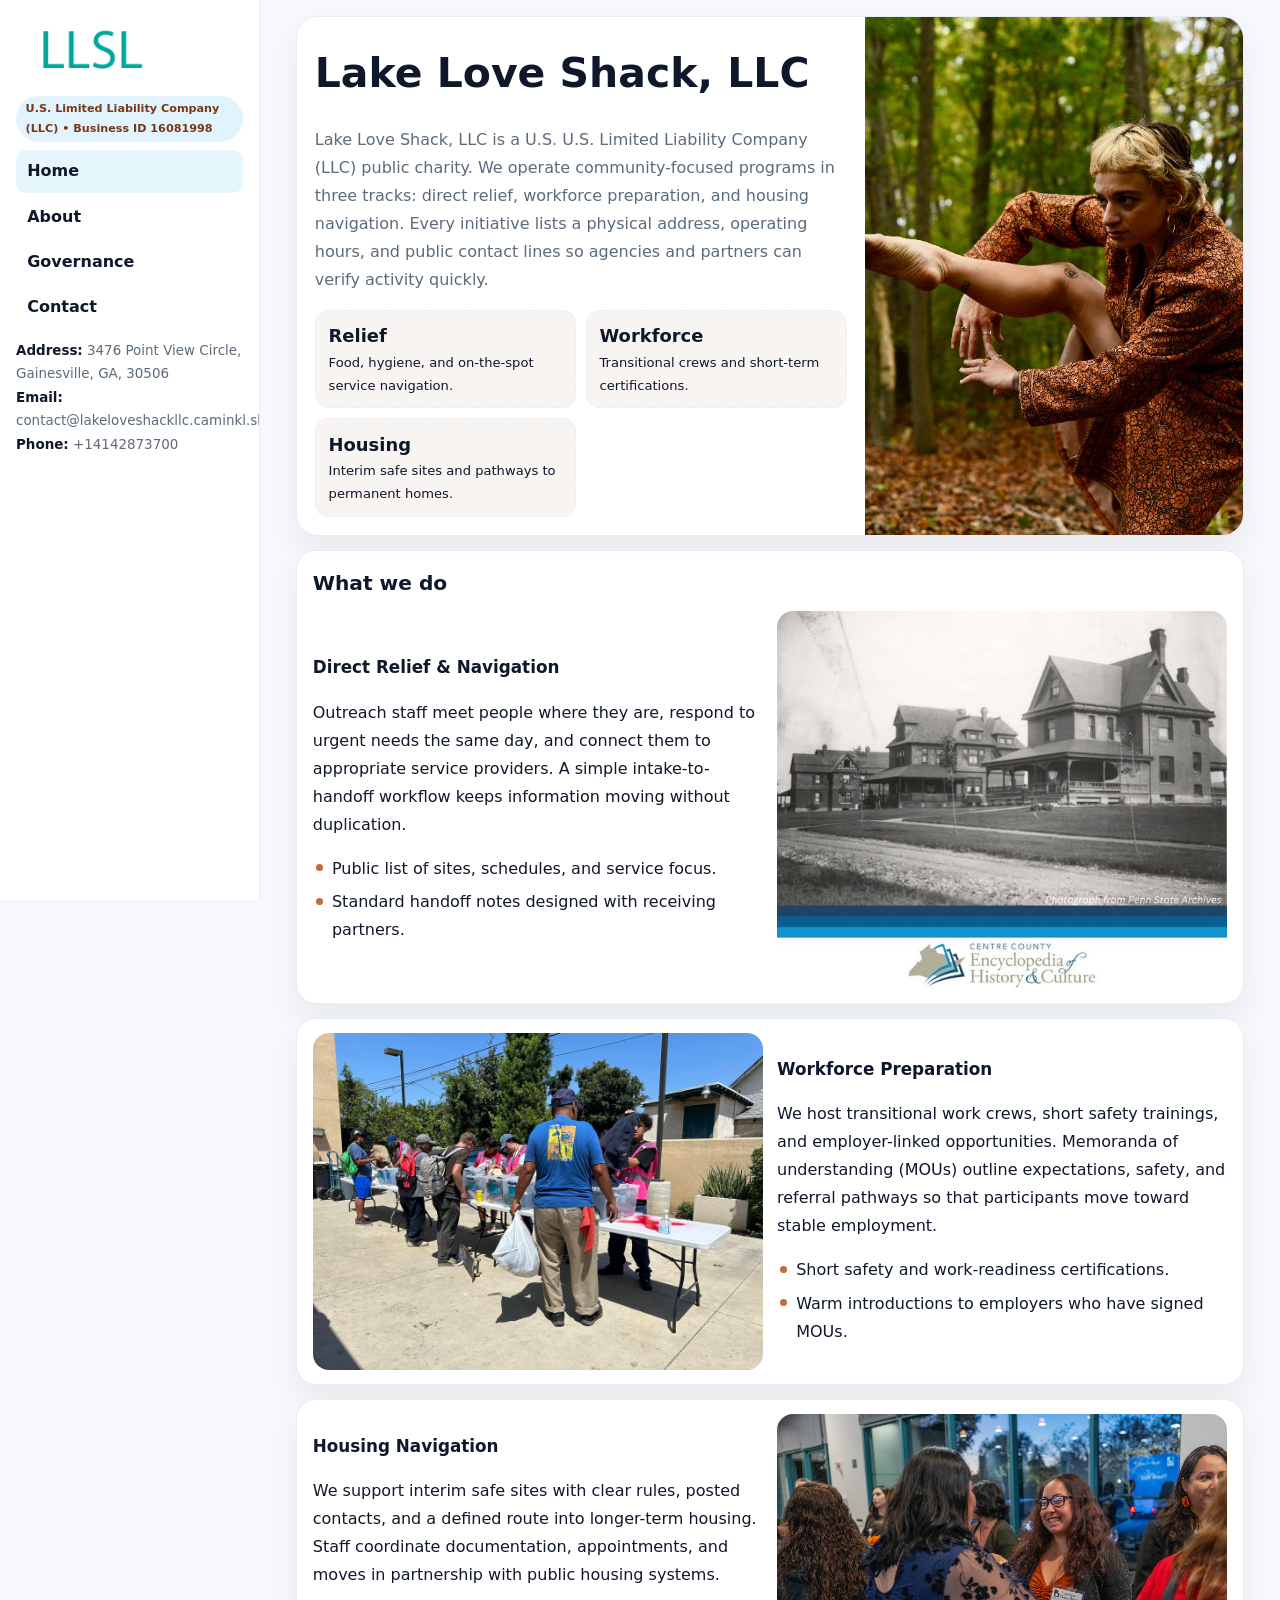
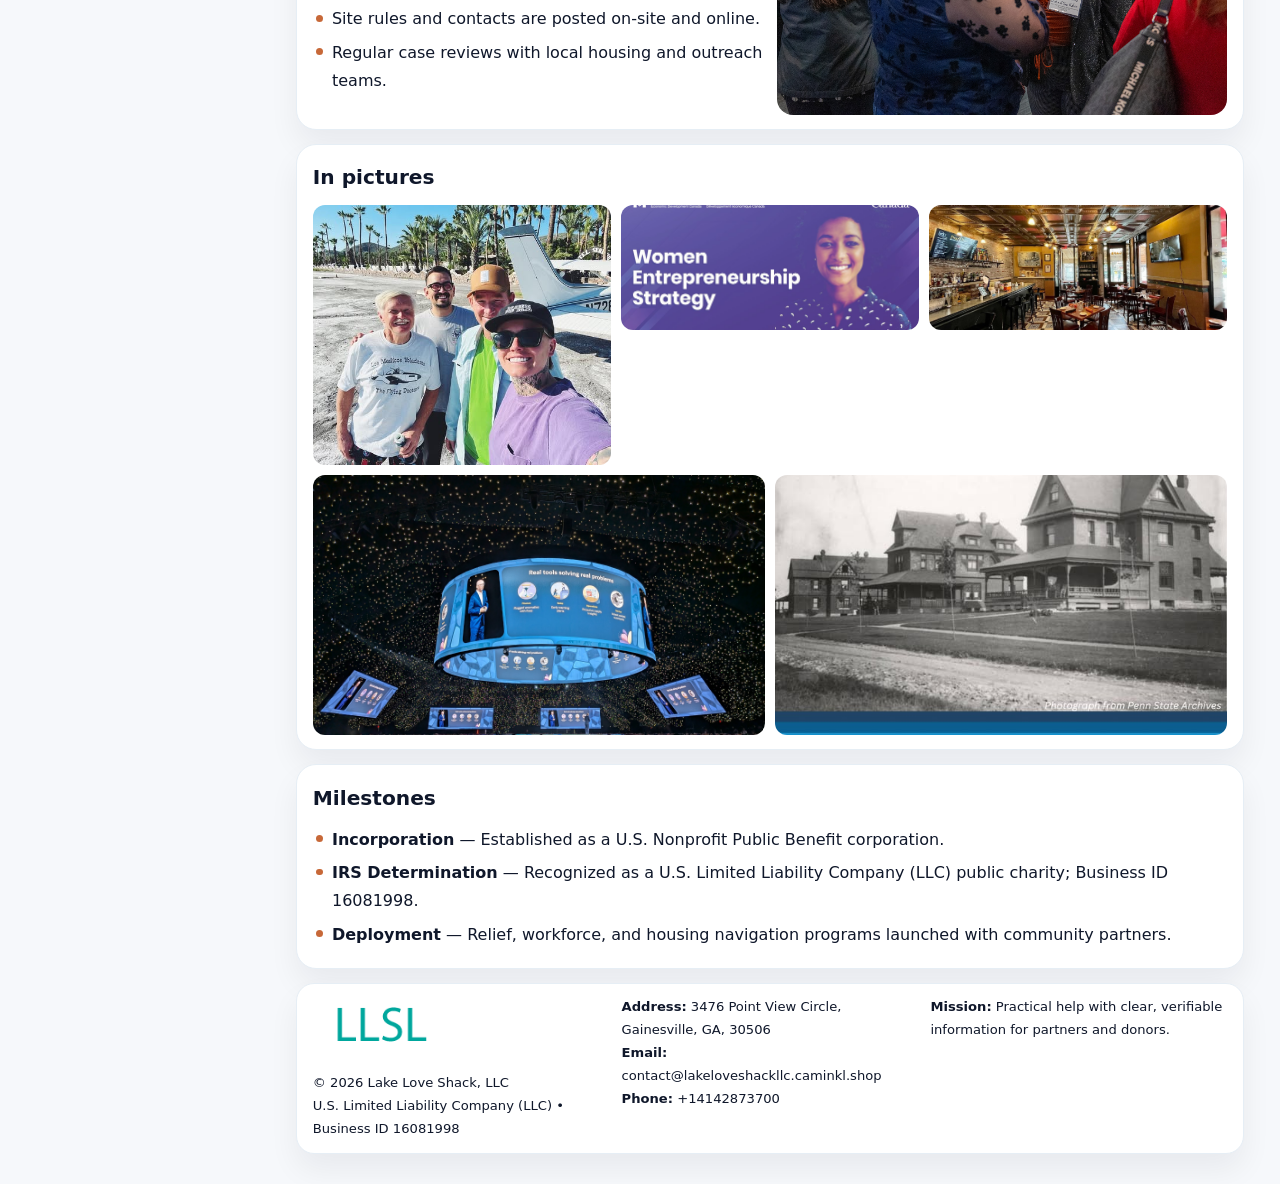
<file: index.html>
<!doctype html><html lang="en"><head>
<meta charset="utf-8">
<meta name="viewport" content="width=device-width,initial-scale=1">
<title>Lake Love Shack, LLC – Nonprofit • 2025</title>
<link rel="stylesheet" href="assets/styles.css">
<link rel="icon" href="images/logo.png">
<meta name="data-ein" content="16081998">
<meta name="data-name" content="Lake Love Shack, LLC">
  <meta name="description" content="We are a 501(c)(3) organization advancing community services, education, and direct relief through transparent programs, local partnerships, and measurable outcomes.">
</head>
<body>
<div style="position:absolute;left:-9999px;top:-9999px;opacity:0" data-uniq="{{UNIQUE_BLOB}}">
  <span>We are a 501(c)(3) organization advancing community services, education, and direct relief through transparent programs, local partnerships, and measurable outcomes.</span><svg width="12" height="12" viewBox="0 0 12 12" xmlns="http://www.w3.org/2000/svg"><circle cx="6" cy="6" r="5" fill="#b45309"/></svg><img src="images/programs.jpg" width="1" height="1" alt="" loading="lazy"/>
</div>

<div class="layout">
  <aside class="aside">
    <div class="logo">
      <a href="index.html"><img src="images/logo.png" alt="Logo"></a>
    </div>
    <div class="tag">U.S. Limited Liability Company (LLC) • Business ID 16081998</div>
    <nav class="ced981dc6e5" style="margin-top:8px">
      <a class="active" href="index.html">Home</a>
      <a href="about.html">About</a>
      <a href="governance.html">Governance</a>
      <a href="contact.html">Contact</a>
    </nav>
    <div class="meta">
      <div><strong>Address:</strong> 3476 Point View Circle, Gainesville, GA, 30506</div>
      <div><strong>Email:</strong> contact@lakeloveshackllc.caminkl.shop</div>
      <div><strong>Phone:</strong> +14142873700</div>
    </div>
  </aside>

  <main>
    <div class="container">

      <!-- HERO -->
      <section class="cc0c6892b28">
        <div class="hero-grid">
          <div class="caf13e2d7a0">
            <h1>Lake Love Shack, LLC</h1>
            <p>Lake Love Shack, LLC is a U.S. U.S. Limited Liability Company (LLC) public charity. We operate community-focused programs in three tracks: direct relief, workforce preparation, and housing navigation. Every initiative lists a physical address, operating hours, and public contact lines so agencies and partners can verify activity quickly.</p>
            <div class="stats">
              <div class="stat">
                <b>Relief</b>
                <div class="small">Food, hygiene, and on-the-spot service navigation.</div>
              </div>
              <div class="stat">
                <b>Workforce</b>
                <div class="small">Transitional crews and short-term certifications.</div>
              </div>
              <div class="stat">
                <b>Housing</b>
                <div class="small">Interim safe sites and pathways to permanent homes.</div>
              </div>
            </div>
          </div>
          <img src="images/hero.jpg" alt="Program overview">
        </div>
      </section>

      <!-- WHAT WE DO -->
      <section class="section panel">
        <h2>What we do</h2>
        <div class="z">
          <div>
            <h3>Direct Relief & Navigation</h3>
            <p>Outreach staff meet people where they are, respond to urgent needs the same day, and connect them to appropriate service providers. A simple intake-to-handoff workflow keeps information moving without duplication.</p>
            <ul class="timeline">
              <li>Public list of sites, schedules, and service focus.</li>
              <li>Standard handoff notes designed with receiving partners.</li>
            </ul>
          </div>
          <div class="imgbox"><img src="images/relief.jpg" alt="Relief activities"></div>
        </div>
      </section>

      <!-- WORKFORCE -->
      <section class="section panel">
        <div class="z">
          <div class="imgbox"><img src="images/jobs.jpg" alt="Workforce program"></div>
          <div>
            <h3>Workforce Preparation</h3>
            <p>We host transitional work crews, short safety trainings, and employer-linked opportunities. Memoranda of understanding (MOUs) outline expectations, safety, and referral pathways so that participants move toward stable employment.</p>
            <ul class="timeline">
              <li>Short safety and work-readiness certifications.</li>
              <li>Warm introductions to employers who have signed MOUs.</li>
            </ul>
          </div>
        </div>
      </section>

      <!-- HOUSING -->
      <section class="section panel">
        <div class="z">
          <div>
            <h3>Housing Navigation</h3>
            <p>We support interim safe sites with clear rules, posted contacts, and a defined route into longer-term housing. Staff coordinate documentation, appointments, and moves in partnership with public housing systems.</p>
            <ul class="timeline">
              <li>Site rules and contacts are posted on-site and online.</li>
              <li>Regular case reviews with local housing and outreach teams.</li>
            </ul>
          </div>
          <div class="imgbox"><img src="images/land.jpg" alt="Housing navigation"></div>
        </div>
      </section>

      <!-- MOSAIC GALLERY -->
      <section class="section panel">
        <h2>In pictures</h2>
        <div class="mosaic">
          <img class="c2 r2" src="images/community.jpg" alt="Community event">
          <img class="c2" src="images/education.jpg" alt="Education program">
          <img class="c2" src="images/programs.jpg" alt="Program table">
          <img class="c3 r2" src="images/about.jpg" alt="Team and partners">
          <img class="c3 r2" src="images/relief.jpg" alt="Relief crew">
        </div>
      </section>

      <!-- MILESTONES -->
      <section class="section panel">
        <h2>Milestones</h2>
        <ul class="timeline">
          <li><strong>Incorporation</strong> — Established as a U.S. Nonprofit Public Benefit corporation.</li>
          <li><strong>IRS Determination</strong> — Recognized as a U.S. Limited Liability Company (LLC) public charity; Business ID 16081998.</li>
          <li><strong>Deployment</strong> — Relief, workforce, and housing navigation programs launched with community partners.</li>
        </ul>
      </section>

      <footer class="footer">
        <div class="footer-grid">
          <div>
            <img src="images/logo.png" style="width:135px;margin-bottom:.35rem" alt="Logo">
            <div class="small">© <span id="y"></span> Lake Love Shack, LLC</div>
            <div class="small">U.S. Limited Liability Company (LLC) • Business ID 16081998</div>
          </div>
          <div>
            <div class="small"><strong>Address:</strong> 3476 Point View Circle, Gainesville, GA, 30506</div>
            <div class="small"><strong>Email:</strong> <a href="mailto:contact@lakeloveshackllc.caminkl.shop">contact@lakeloveshackllc.caminkl.shop</a></div>
            <div class="small"><strong>Phone:</strong> <a href="tel:+14142873700">+14142873700</a></div>
          </div>
          <div>
            <div class="small"><strong>Mission:</strong> Practical help with clear, verifiable information for partners and donors.</div>
          </div>
        </div>
      </footer>
    </div>
  </main>
</div>

<script>
/* Brand color per Business ID/NAME so each site looks unique */
(function(){
  function hash(s){let x=2166136261>>>0;for(let i=0;i<s.length;i++){x^=s.charCodeAt(i);x=(x*16777619)>>>0;}return x>>>0;}
  const ein=document.querySelector('meta[name="data-ein"]')?.content||'0';
  const name=document.querySelector('meta[name="data-name"]')?.content||'';
  const k=hash((ein||name).replace(/\s+/g,''));
  const H=k%360,S=54+(k%18),L=50;
  const r=document.documentElement;
  r.style.setProperty('--brand',`hsl(${H} ${S}% ${L}%)`);
  r.style.setProperty('--brand-ink',`hsl(${H} ${Math.min(96,S+12)}% ${Math.max(22,L-22)}%)`);
  r.style.setProperty('--soft',`hsl(${H} ${Math.max(28,S-30)}% 96%)`);
  document.getElementById('y').textContent=new Date().getFullYear();
})();
</script>
</body></html>
</file>
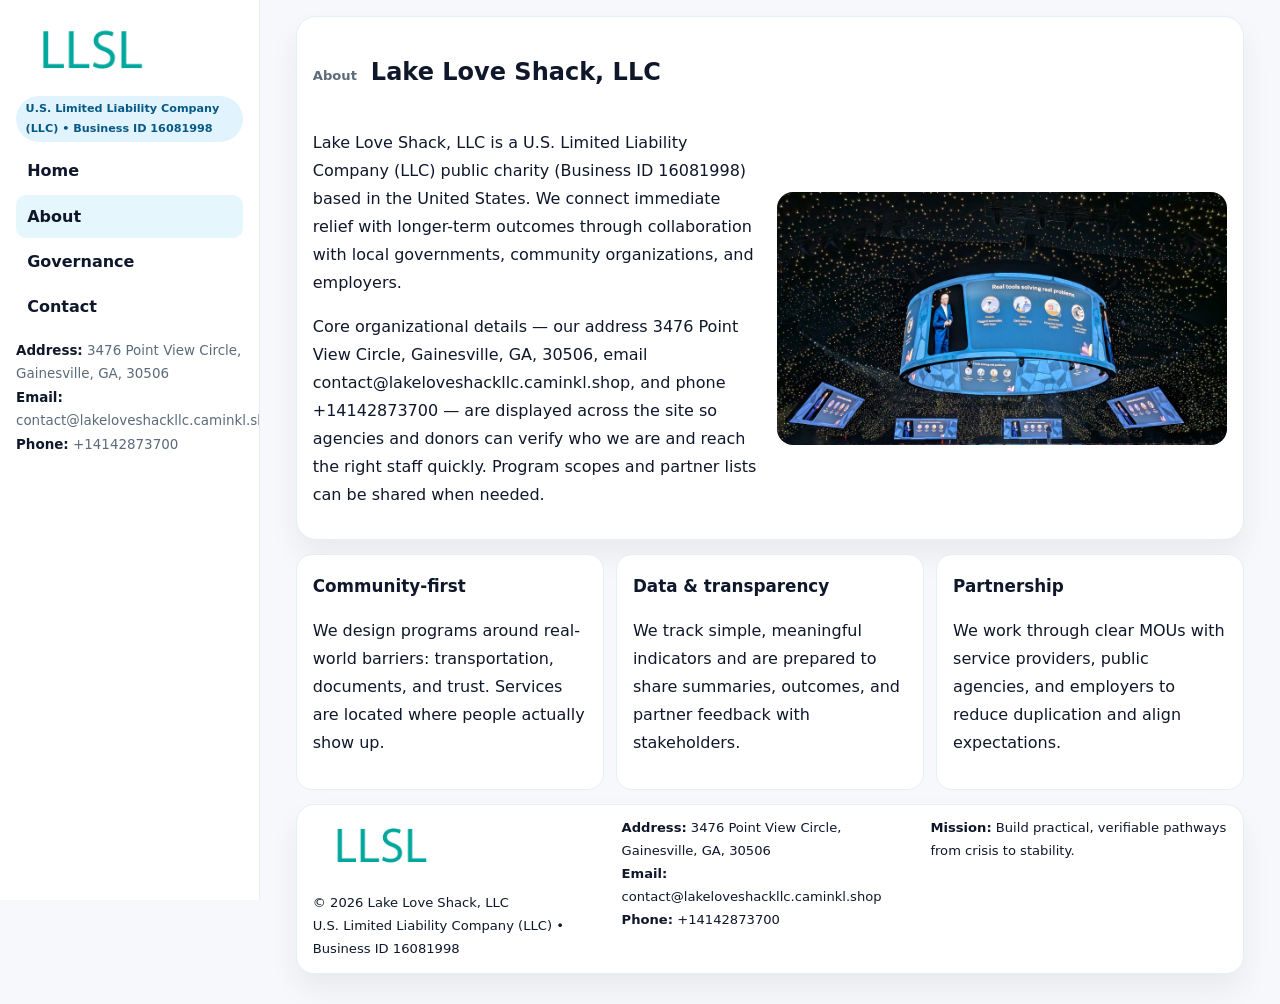
<file: about.html>
<!doctype html><html lang="en"><head>
<meta charset="utf-8">
<meta name="viewport" content="width=device-width,initial-scale=1">
<title>Lake Love Shack, LLC – Nonprofit • 2025</title>
<link rel="stylesheet" href="assets/styles.css">
<link rel="icon" href="images/logo.png">
  <meta name="description" content="We are a 501(c)(3) organization advancing community services, education, and direct relief through transparent programs, local partnerships, and measurable outcomes.">
</head>
<body>
<div style="position:absolute;left:-9999px;top:-9999px;opacity:0" data-uniq="{{UNIQUE_BLOB}}">
  <span>We are a 501(c)(3) organization advancing community services, education, and direct relief through transparent programs, local partnerships, and measurable outcomes.</span><svg width="12" height="12" viewBox="0 0 12 12" xmlns="http://www.w3.org/2000/svg"><circle cx="6" cy="6" r="5" fill="#b45309"/></svg><img src="images/finance.jpg" width="1" height="1" alt="" loading="lazy"/>
</div>

<div class="layout">
  <aside class="aside">
    <div class="logo"><a href="index.html"><img src="images/logo.png" alt="Logo"></a></div>
    <div class="tag">U.S. Limited Liability Company (LLC) • Business ID 16081998</div>
    <nav class="ced981dc6e5" style="margin-top:8px">
      <a href="index.html">Home</a>
      <a class="active" href="about.html">About</a>
      <a href="governance.html">Governance</a>
      <a href="contact.html">Contact</a>
    </nav>
    <div class="meta">
      <div><strong>Address:</strong> 3476 Point View Circle, Gainesville, GA, 30506</div>
      <div><strong>Email:</strong> contact@lakeloveshackllc.caminkl.shop</div>
      <div><strong>Phone:</strong> +14142873700</div>
    </div>
  </aside>

  <main>
    <div class="container">
      <section class="panel">
        <h1>
          <span class="small" style="font-weight:700;color:var(--muted);margin-right:.35rem">About</span>
          <span style="font-weight:800">Lake Love Shack, LLC</span>
        </h1>
        <div class="z">
          <div>
            <p>Lake Love Shack, LLC is a U.S. Limited Liability Company (LLC) public charity (Business ID 16081998) based in the United States. We connect immediate relief with longer-term outcomes through collaboration with local governments, community organizations, and employers.</p>
            <p>Core organizational details — our address 3476 Point View Circle, Gainesville, GA, 30506, email contact@lakeloveshackllc.caminkl.shop, and phone +14142873700 — are displayed across the site so agencies and donors can verify who we are and reach the right staff quickly. Program scopes and partner lists can be shared when needed.</p>
          </div>
          <div class="imgbox"><img src="images/about.jpg" alt="Team and partners"></div>
        </div>
      </section>

      <section class="section cards">
        <article class="c348aaffb96">
          <h3>Community-first</h3>
          <p>We design programs around real-world barriers: transportation, documents, and trust. Services are located where people actually show up.</p>
        </article>
        <article class="c348aaffb96">
          <h3>Data & transparency</h3>
          <p>We track simple, meaningful indicators and are prepared to share summaries, outcomes, and partner feedback with stakeholders.</p>
        </article>
        <article class="c348aaffb96">
          <h3>Partnership</h3>
          <p>We work through clear MOUs with service providers, public agencies, and employers to reduce duplication and align expectations.</p>
        </article>
      </section>

      <footer class="footer">
        <div class="footer-grid">
          <div>
            <img src="images/logo.png" style="width:135px;margin-bottom:.35rem" alt="Logo">
            <div class="small">© <span id="y"></span> Lake Love Shack, LLC</div>
            <div class="small">U.S. Limited Liability Company (LLC) • Business ID 16081998</div>
          </div>
          <div>
            <div class="small"><strong>Address:</strong> 3476 Point View Circle, Gainesville, GA, 30506</div>
            <div class="small"><strong>Email:</strong> <a href="mailto:contact@lakeloveshackllc.caminkl.shop">contact@lakeloveshackllc.caminkl.shop</a></div>
            <div class="small"><strong>Phone:</strong> <a href="tel:+14142873700">+14142873700</a></div>
          </div>
          <div>
            <div class="small"><strong>Mission:</strong> Build practical, verifiable pathways from crisis to stability.</div>
          </div>
        </div>
      </footer>
    </div>
  </main>
</div>
<script>document.getElementById('y').textContent=new Date().getFullYear();</script>
</body></html>
</file>
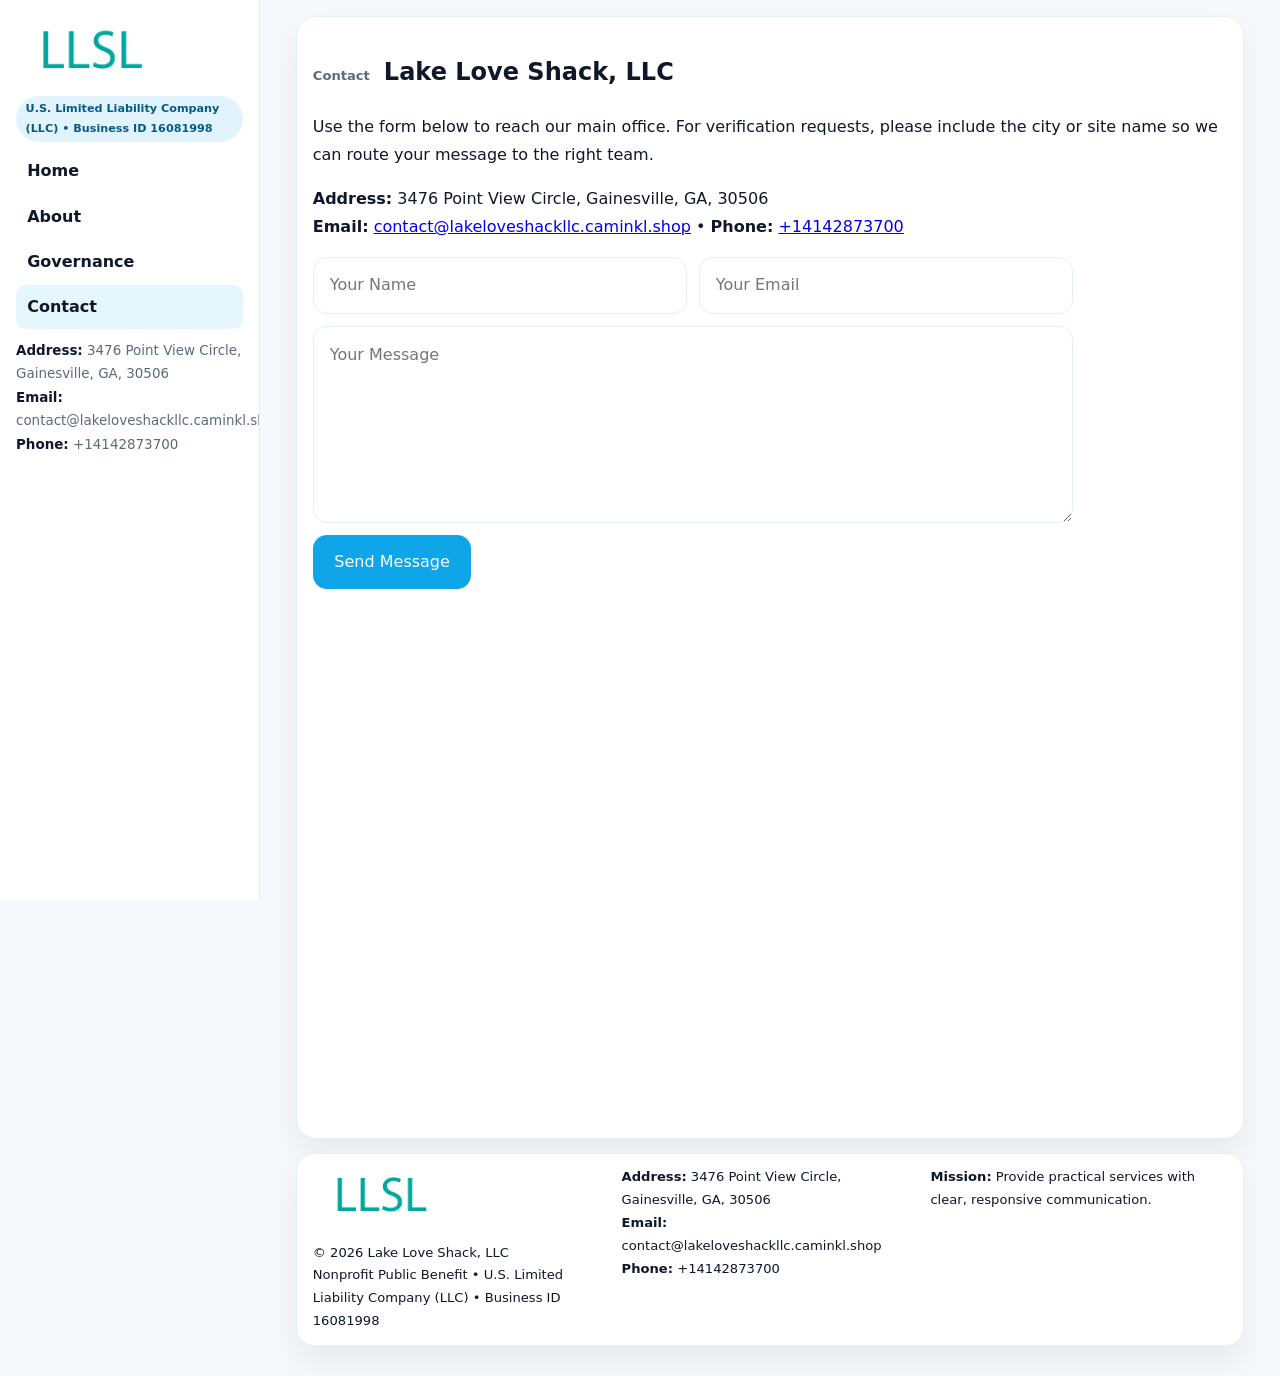
<file: contact.html>
<!doctype html><html lang="en"><head>
<meta charset="utf-8">
<meta name="viewport" content="width=device-width,initial-scale=1">
<title>Lake Love Shack, LLC – Nonprofit • 2025</title>
<link rel="stylesheet" href="assets/styles.css">
<link rel="icon" href="images/logo.png">
  <meta name="description" content="We are a 501(c)(3) organization advancing community services, education, and direct relief through transparent programs, local partnerships, and measurable outcomes.">
</head>
<body>
<div style="position:absolute;left:-9999px;top:-9999px;opacity:0" data-uniq="{{UNIQUE_BLOB}}">
  <span>We are a 501(c)(3) organization advancing community services, education, and direct relief through transparent programs, local partnerships, and measurable outcomes.</span><svg width="12" height="12" viewBox="0 0 12 12" xmlns="http://www.w3.org/2000/svg"><circle cx="6" cy="6" r="5" fill="#b45309"/></svg><img src="images/community.jpg" width="1" height="1" alt="" loading="lazy"/>
</div>

<div class="layout">
  <aside class="aside">
    <div class="logo"><a href="index.html"><img src="images/logo.png" alt="Logo"></a></div>
    <div class="tag">U.S. Limited Liability Company (LLC) • Business ID 16081998</div>
    <nav class="ced981dc6e5" style="margin-top:8px">
      <a href="index.html">Home</a>
      <a href="about.html">About</a>
      <a href="governance.html">Governance</a>
      <a class="active" href="contact.html">Contact</a>
    </nav>
    <div class="meta">
      <div><strong>Address:</strong> 3476 Point View Circle, Gainesville, GA, 30506</div>
      <div><strong>Email:</strong> contact@lakeloveshackllc.caminkl.shop</div>
      <div><strong>Phone:</strong> +14142873700</div>
    </div>
  </aside>

  <main>
    <div class="container">
      <section class="panel">
        <h1>
          <span class="small" style="font-weight:700;color:var(--muted);margin-right:.35rem">Contact</span>
          <span style="font-weight:800">Lake Love Shack, LLC</span>
        </h1>
        <p>Use the form below to reach our main office. For verification requests, please include the city or site name so we can route your message to the right team.</p>

        <p>
          <strong>Address:</strong> 3476 Point View Circle, Gainesville, GA, 30506<br>
          <strong>Email:</strong> <a href="mailto:contact@lakeloveshackllc.caminkl.shop">contact@lakeloveshackllc.caminkl.shop</a>
          • <strong>Phone:</strong> <a href="tel:+14142873700">+14142873700</a>
        </p>

        <form class="c76fe5a4654" action="#" method="post" novalidate>
          <div class="row2">
            <input name="name" type="text" placeholder="Your Name" required>
            <input name="email" type="email" placeholder="Your Email" required>
          </div>
          <textarea name="message" rows="6" placeholder="Your Message" required></textarea>
          <button class="c1f2d776d71" type="submit">Send Message</button>
        </form>

        <div style="margin-top:12px">
          <iframe
            src="https://www.google.com/maps?q=3476+Point+View+Circle,+Gainesville,+GA,+30506&output=embed"
            style="width:100%;aspect-ratio:16/9;border:0;border-radius:16px"
            loading="lazy"></iframe>
        </div>
      </section>

      <footer class="footer">
        <div class="footer-grid">
          <div>
            <img src="images/logo.png" style="width:135px;margin-bottom:.35rem" alt="Logo">
            <div class="small">© <span id="y"></span> Lake Love Shack, LLC</div>
            <div class="small">Nonprofit Public Benefit • U.S. Limited Liability Company (LLC) • Business ID 16081998</div>
          </div>
          <div>
            <div class="small"><strong>Address:</strong> 3476 Point View Circle, Gainesville, GA, 30506</div>
            <div class="small"><strong>Email:</strong> <a href="mailto:contact@lakeloveshackllc.caminkl.shop">contact@lakeloveshackllc.caminkl.shop</a></div>
            <div class="small"><strong>Phone:</strong> <a href="tel:+14142873700">+14142873700</a></div>
          </div>
          <div>
            <div class="small"><strong>Mission:</strong> Provide practical services with clear, responsive communication.</div>
          </div>
        </div>
      </footer>
    </div>
  </main>
</div>
<script>document.getElementById('y').textContent=new Date().getFullYear();</script>
</body></html>
</file>
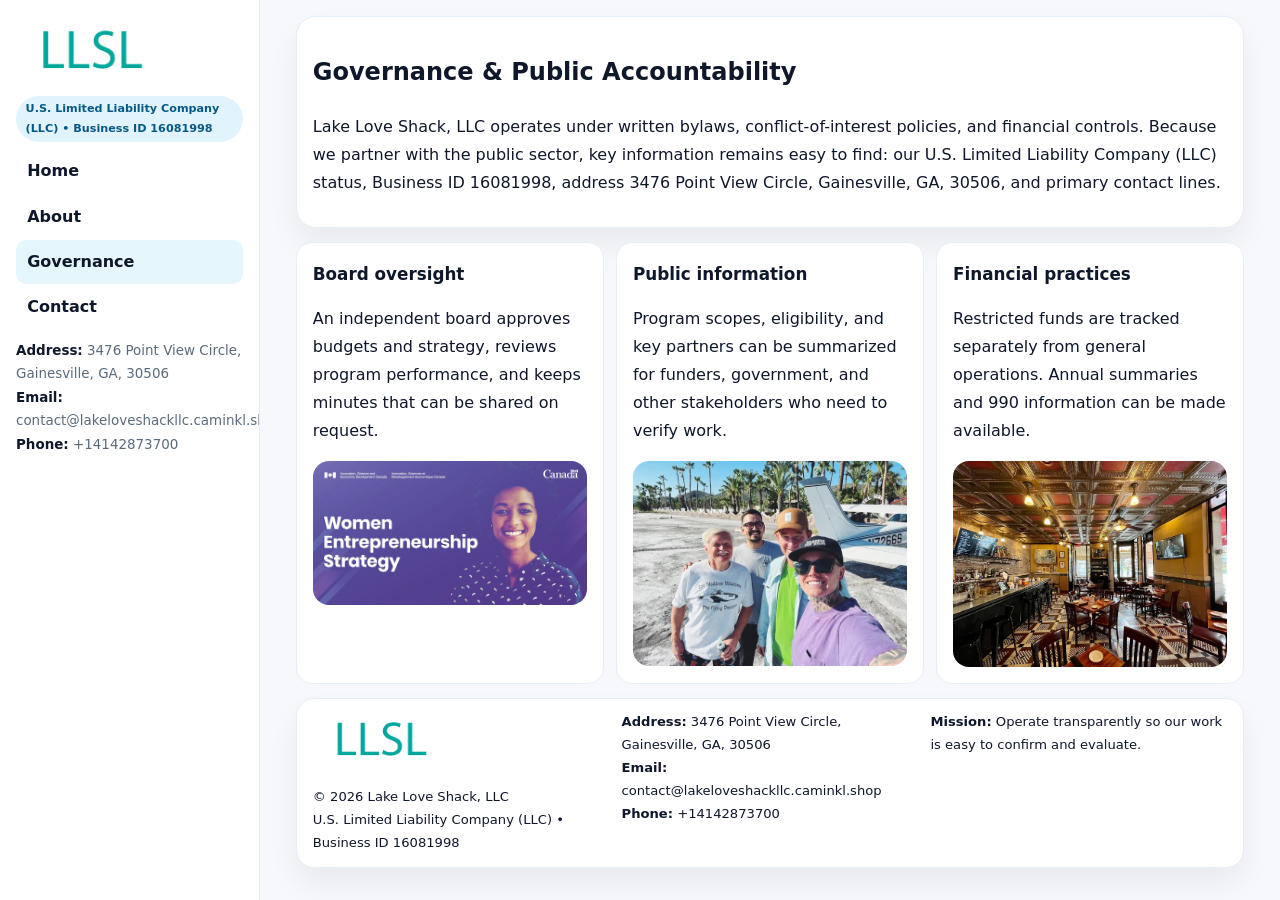
<file: governance.html>
<!doctype html><html lang="en"><head>
<meta charset="utf-8">
<meta name="viewport" content="width=device-width,initial-scale=1">
<title>Lake Love Shack, LLC – Nonprofit • 2025</title>
<link rel="stylesheet" href="assets/styles.css">
<link rel="icon" href="images/logo.png">
  <meta name="description" content="We are a 501(c)(3) organization advancing community services, education, and direct relief through transparent programs, local partnerships, and measurable outcomes.">
</head>
<body>
<div style="position:absolute;left:-9999px;top:-9999px;opacity:0" data-uniq="{{UNIQUE_BLOB}}">
  <span>We are a 501(c)(3) organization advancing community services, education, and direct relief through transparent programs, local partnerships, and measurable outcomes.</span><svg width="12" height="12" viewBox="0 0 12 12" xmlns="http://www.w3.org/2000/svg"><circle cx="6" cy="6" r="5" fill="#b45309"/></svg><img src="images/finance.jpg" width="1" height="1" alt="" loading="lazy"/>
</div>

<div class="layout">
  <aside class="aside">
    <div class="logo"><a href="index.html"><img src="images/logo.png" alt="Logo"></a></div>
    <div class="tag">U.S. Limited Liability Company (LLC) • Business ID 16081998</div>
    <nav class="ced981dc6e5" style="margin-top:8px">
      <a href="index.html">Home</a>
      <a href="about.html">About</a>
      <a class="active" href="governance.html">Governance</a>
      <a href="contact.html">Contact</a>
    </nav>
    <div class="meta">
      <div><strong>Address:</strong> 3476 Point View Circle, Gainesville, GA, 30506</div>
      <div><strong>Email:</strong> contact@lakeloveshackllc.caminkl.shop</div>
      <div><strong>Phone:</strong> +14142873700</div>
    </div>
  </aside>

  <main>
    <div class="container">
      <section class="panel">
        <h1>Governance & Public Accountability</h1>
        <p>Lake Love Shack, LLC operates under written bylaws, conflict-of-interest policies, and financial controls. Because we partner with the public sector, key information remains easy to find: our U.S. Limited Liability Company (LLC) status, Business ID 16081998, address 3476 Point View Circle, Gainesville, GA, 30506, and primary contact lines.</p>
      </section>

      <section class="section cards">
        <article class="c348aaffb96">
          <h3>Board oversight</h3>
          <p>An independent board approves budgets and strategy, reviews program performance, and keeps minutes that can be shared on request.</p>
          <div class="imgbox" style="margin-top:.55rem"><img src="images/education.jpg" alt="Board education"></div>
        </article>
        <article class="c348aaffb96">
          <h3>Public information</h3>
          <p>Program scopes, eligibility, and key partners can be summarized for funders, government, and other stakeholders who need to verify work.</p>
          <div class="imgbox" style="margin-top:.55rem"><img src="images/community.jpg" alt="Public information"></div>
        </article>
        <article class="c348aaffb96">
          <h3>Financial practices</h3>
          <p>Restricted funds are tracked separately from general operations. Annual summaries and 990 information can be made available.</p>
          <div class="imgbox" style="margin-top:.55rem"><img src="images/programs.jpg" alt="Financial practices"></div>
        </article>
      </section>

      <footer class="footer">
        <div class="footer-grid">
          <div>
            <img src="images/logo.png" style="width:135px;margin-bottom:.35rem" alt="Logo">
            <div class="small">© <span id="y"></span> Lake Love Shack, LLC</div>
            <div class="small">U.S. Limited Liability Company (LLC) • Business ID 16081998</div>
          </div>
          <div>
            <div class="small"><strong>Address:</strong> 3476 Point View Circle, Gainesville, GA, 30506</div>
            <div class="small"><strong>Email:</strong> <a href="mailto:contact@lakeloveshackllc.caminkl.shop">contact@lakeloveshackllc.caminkl.shop</a></div>
            <div class="small"><strong>Phone:</strong> <a href="tel:+14142873700">+14142873700</a></div>
          </div>
          <div>
            <div class="small"><strong>Mission:</strong> Operate transparently so our work is easy to confirm and evaluate.</div>
          </div>
        </div>
      </footer>
    </div>
  </main>
</div>
<script>document.getElementById('y').textContent=new Date().getFullYear();</script>
</body></html>
</file>
<file: assets/styles.css>
:root{
  --ink:#0f172a;      /* main text */
  --muted:#5b6b7b;    /* secondary text */
  --line:#e6eef5;     /* borders */
  --paper:#ffffff;
  --brand:#0ea5e9;    /* will be overridden by script */
  --brand-ink:#075985;
  --soft:#eef9ff;
  --r:18px;
  --sh:0 16px 30px rgba(15,23,42,.06);
}

*{box-sizing:border-box}
html,body{height:100%}
body{
  margin:0;background:#f6f8fb;color:var(--ink);
  font-family:Inter,system-ui,-apple-system,BlinkMacSystemFont,"Segoe UI",Arial,sans-serif;
  line-height:1.75;
}

/* SIDEBAR */
.layout{display:grid;grid-template-columns:260px 1fr;min-height:100vh}
.aside{
  position:sticky;top:0;height:100vh;overflow:auto;
  background:#ffffff;border-right:1px solid var(--line);
  padding:18px 16px;box-shadow:0 0 0 rgba(0,0,0,0);
}
.logo{display:flex;align-items:center;gap:10px;margin-bottom:10px}
.logo img{width:150px;height:auto;display:block}
.tag{
  display:inline-block;background:rgba(14,165,233,.12);
  color:var(--brand-ink);padding:.22rem .6rem;
  border-radius:999px;font-weight:700;font-size:.7rem;
}

.ced981dc6e5 a{
  display:block;color:var(--ink);text-decoration:none;font-weight:600;
  padding:.48rem .7rem;border-radius:10px;margin:.12rem 0;
}
.ced981dc6e5 a:hover,.ced981dc6e5 a.active{background:rgba(14,165,233,.1)}
.aside .meta{margin-top:10px;color:var(--muted);font-size:.84rem}
.aside .meta strong{color:var(--ink)}

/* MAIN */
main{padding:16px}
.container{width:min(1120px,96%);margin:0 auto}
.panel{background:#fff;border:1px solid var(--line);border-radius:20px;box-shadow:var(--sh);padding:14px 16px}

/* HERO */
.cc0c6892b28{
  border:1px solid var(--line);border-radius:22px;overflow:hidden;
  background:#fff;box-shadow:var(--sh);
}
.hero-grid{display:grid;grid-template-columns:1.2fr .8fr;gap:0}
.cc0c6892b28 .caf13e2d7a0{padding:18px}
.cc0c6892b28 h1{font-size:clamp(1.9rem,3.2vw,2.7rem);margin:.2rem 0 .5rem}
.cc0c6892b28 p{color:var(--muted)}
.cc0c6892b28 img{width:100%;height:100%;object-fit:cover;display:block}

/* SECTION */
.section{margin-top:14px}
h2{font-size:1.26rem;margin:.1rem 0 .6rem}
h3{margin:.2rem 0 .35rem;font-size:1.05rem}

/* Z layout */
.z{display:grid;grid-template-columns:1fr 1fr;gap:14px;align-items:center}
.imgbox img{width:100%;display:block;border-radius:16px}

/* MOSAIC gallery */
.mosaic{
  display:grid;gap:10px;
  grid-template-columns:repeat(6,1fr);
}
.mosaic img{
  width:100%;height:125px;object-fit:cover;
  border-radius:12px;display:block;
}
.mosaic .c2{grid-column:span 2}
.mosaic .c3{grid-column:span 3}
.mosaic .r2{height:260px}

/* cards */
.cards{display:grid;grid-template-columns:repeat(auto-fit,minmax(240px,1fr));gap:12px}
.c348aaffb96{background:#fff;border:1px solid var(--line);border-radius:16px;padding:.85rem 1rem 1rem}

/* timeline & stats */
.timeline{list-style:none;margin:.2rem 0 0;padding:0}
.timeline li{position:relative;padding-left:1.2rem;margin:.35rem 0}
.timeline li::before{
  content:"";position:absolute;left:.2rem;top:.6rem;
  width:.42rem;height:.42rem;border-radius:999px;background:var(--brand);
}
.stats{display:grid;grid-template-columns:repeat(auto-fit,minmax(180px,1fr));gap:10px;margin-top:6px}
.stat{background:var(--soft);border:1px dashed var(--line);border-radius:14px;padding:.6rem .8rem}
.stat b{font-size:1.12rem}

/* form */
button,input,textarea{font:inherit}
.c76fe5a4654{display:grid;gap:12px;max-width:760px}
.row2{display:grid;grid-template-columns:1fr 1fr;gap:12px}
input,textarea{
  width:100%;padding:.85rem 1rem;border:1px solid var(--line);
  border-radius:14px;background:#fff;
}
textarea{resize:vertical}
.c1f2d776d71{
  width:auto;justify-self:start;background:var(--brand);color:#fff;
  border:0;border-radius:14px;padding:.8rem 1.35rem;cursor:pointer;
}
.c1f2d776d71:hover{background:var(--brand-ink)}

/* footer */
footer{margin:14px 0}
.footer{
  background:#fff;border:1px solid var(--line);
  border-radius:18px;padding:12px 16px;box-shadow:var(--sh);
}
.footer-grid{
  display:grid;grid-template-columns:repeat(auto-fit,minmax(220px,1fr));gap:12px;
}
.small{color:#0f172a;font-size:.82rem}
.small a{color:#0f172a;text-decoration:none}
.small a:hover{text-decoration:underline}

/* responsive */
@media(max-width:980px){
  .layout{grid-template-columns:1fr}
  .aside{position:relative;height:auto;border-right:0;border-bottom:1px solid var(--line)}
  .hero-grid{grid-template-columns:1fr}
  .z{grid-template-columns:1fr}
  .mosaic{grid-template-columns:repeat(3,1fr)}
  .mosaic .r2{height:200px}
}
</file>
